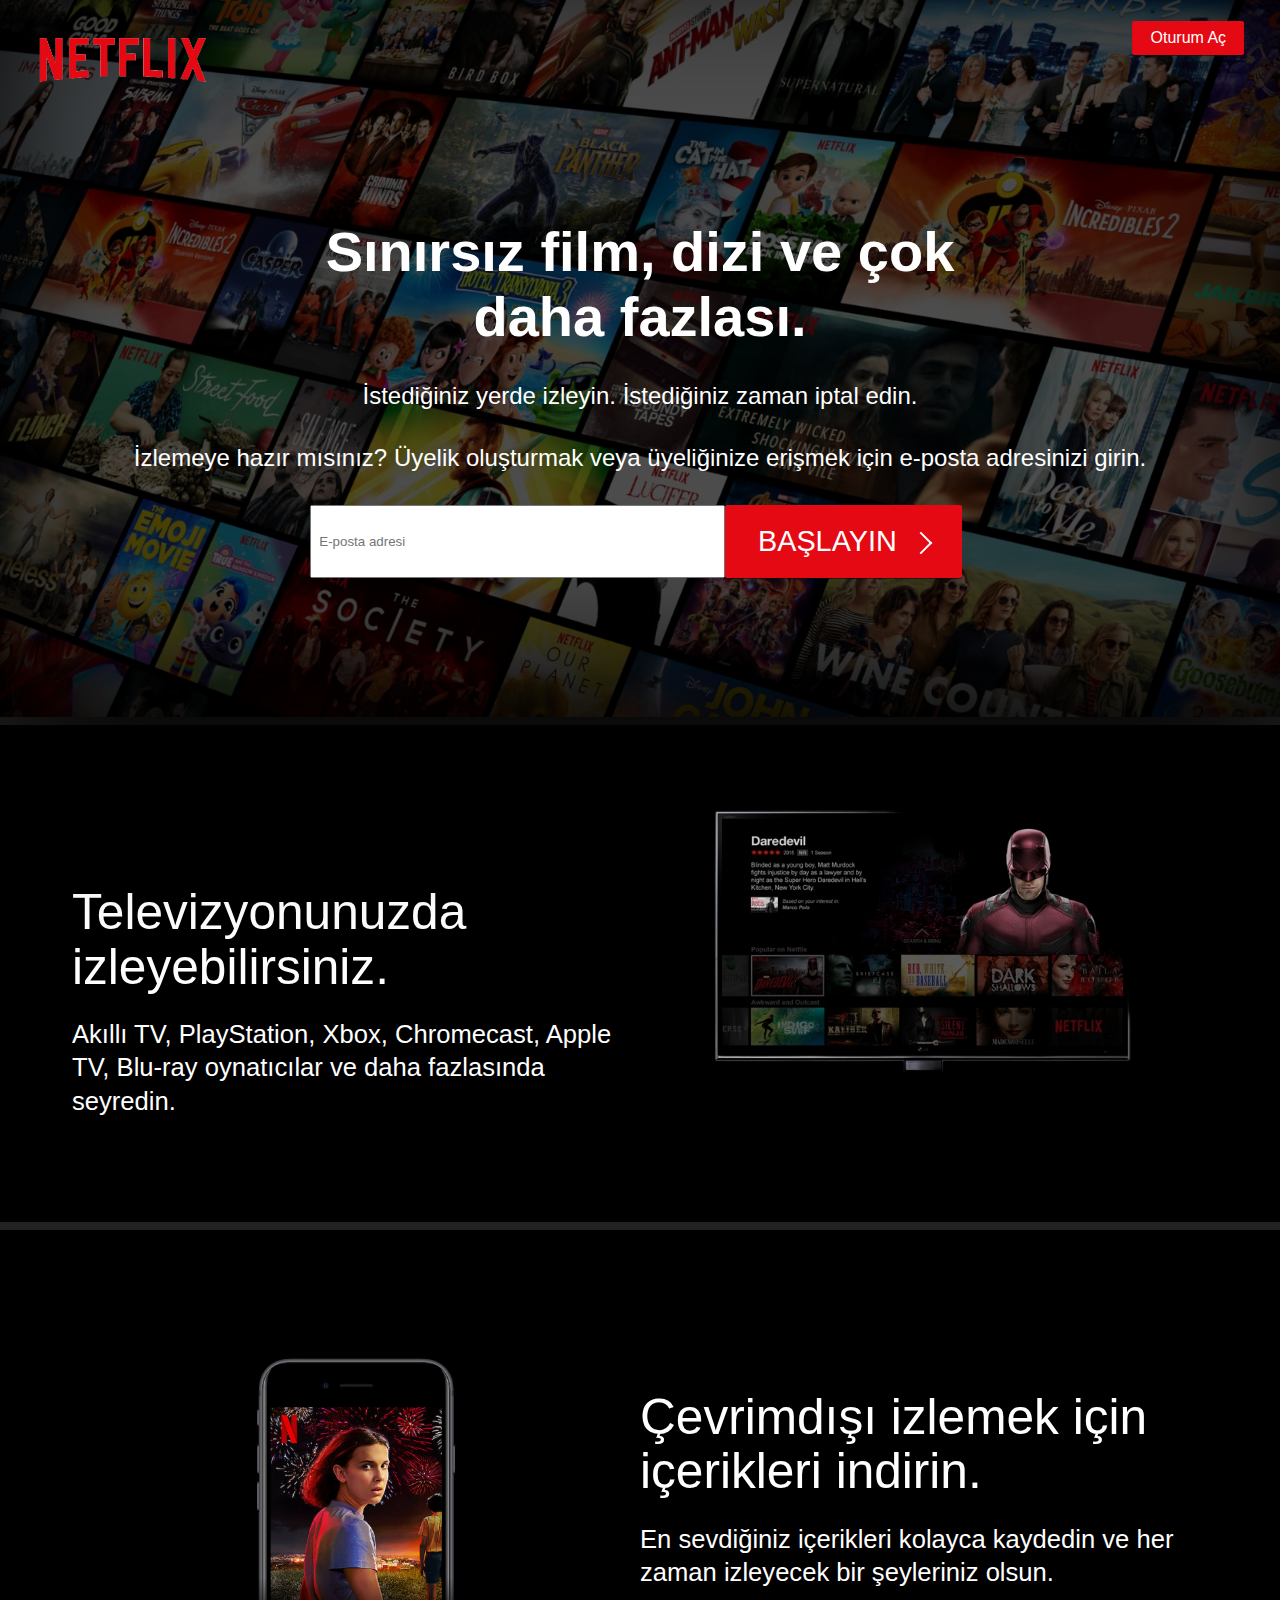
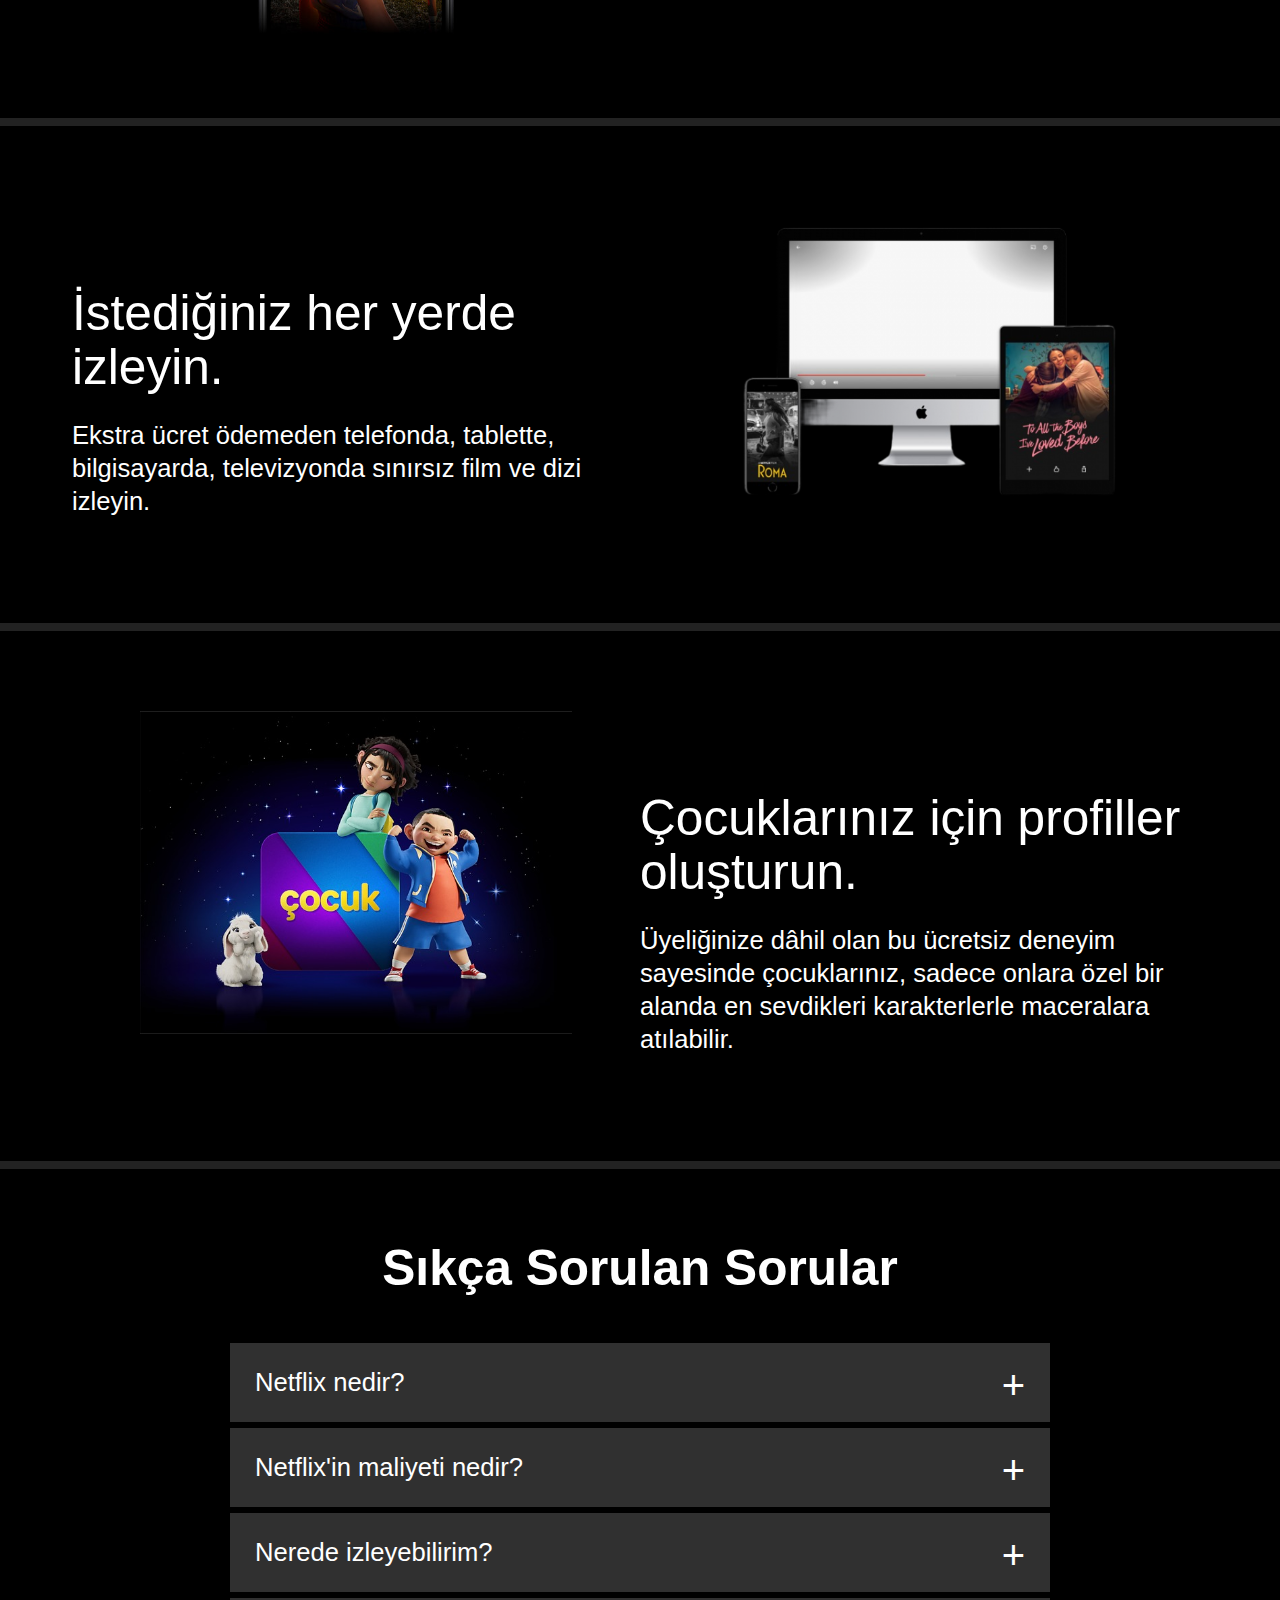
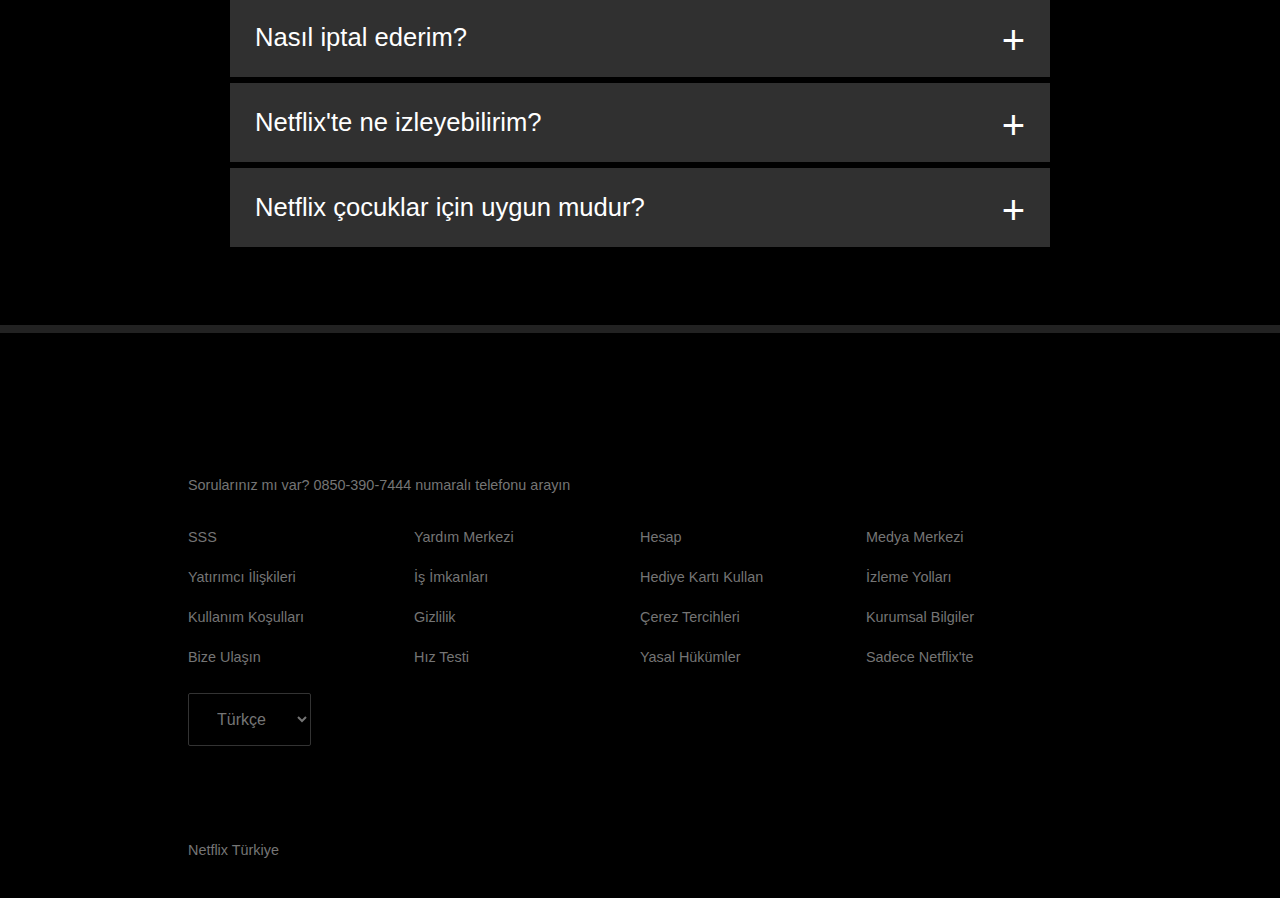
<file: netflix/index.html>
<!DOCTYPE html>
<html lang="tr">
<head>
  <meta charset="utf-8"> 
  <meta name="viewport" content="width=device-width, initial-scale=1"> 
  <title>Netflix Home Page</title>
  <!-- Css --> 
  <link rel="stylesheet" type="text/css" href="home.css"> 
  <!--[if lt IE 9]>
    <script src="https://oss.maxcdn.com/libs/html5shiv/3.7.0/html5shiv.js"> </script>
  <![endif]--> 
</head>
<body>
	<!-- Header -->
<header class="header">
  <div class="header-top">
    <a href="#"> <img src="logo1.png" class="logo" alt="Netflix logo"> </a>
    <div class="footer-bottom">
     
    </div>
    <a href="users.html" class="btn login">Oturum Aç</a>
  </div>
  <div class="header-content">
    <h1>Sınırsız film, dizi ve çok <br/ class="hideT"> daha fazlası.</h1>
    <p>İstediğiniz yerde izleyin. İstediğiniz zaman iptal edin.</p>
    <p>İzlemeye hazır mısınız? Üyelik oluşturmak veya üyeliğinize erişmek için e‑posta adresinizi girin.</p>
    <div>
      

      <div class="email-login">
        <input type="email" id="email" name="email" placeholder="E-posta adresi">
            <a href="USERS1.html" class="btn btn-xl">
              Başlayın
              <i class="btn-icon"></i>
            </a>
            </div>
  
  </div>
  </div>
</header>
<!--Content-->
<main>
  <!--Content1-->
  <section class="content">
    <div class="content-inner">
      <div class="col">
        <p class="text-xl">Televizyonunuzda izleyebilirsiniz.</p>
        <p class="text-lg">Akıllı TV, PlayStation, Xbox, Chromecast, Apple TV, Blu-ray oynatıcılar ve daha fazlasında seyredin.</p>
      </div>
      <div class="col content-img">
        <img src="content1.1.png" alt="Televizyon fotografı">
      </div>
    </div>
  </section>

    <!--Content2-->
    <section class="content">
      <div class="content-inner">
        <div class="col content-img">
          <img src="content2.2.jpeg" alt="Televizyon fotografı">
        </div>
        <div class="col">
          <p class="text-xl">Çevrimdışı izlemek için içerikleri indirin.</p>
          <p class="text-lg">En sevdiğiniz içerikleri kolayca kaydedin ve her zaman izleyecek bir şeyleriniz olsun.</p>
        </div>
      </div>
     
    </section>

      <!--Content3-->
  <section class="content">
    <div class="content-inner">
      <div class="col">
        <p class="text-xl">İstediğiniz her yerde izleyin.</p>
        <p class="text-lg">Ekstra ücret ödemeden telefonda, tablette, bilgisayarda, televizyonda sınırsız film ve dizi izleyin.</p>
      </div>
      <div class="col content-img">
        <img src="content3.3.png" alt="Televizyon fotografı">
      </div>
    </div>
    
  </section>
  
  <!--Content4-->
  <section class="content">
    <div class="content-inner">
      <div class="col content-img">
        <img src="content4.jpeg" alt="Televizyon fotografı">
      </div>
      <div class="col">
        <p class="text-xl">Çocuklarınız için profiller oluşturun.</p>
        <p class="text-lg">Üyeliğinize dâhil olan bu ücretsiz deneyim sayesinde çocuklarınız, sadece onlara özel bir alanda en sevdikleri karakterlerle maceralara atılabilir.</p>
      </div>
    </div>
   
  </section>
  <!--Content5-->
  <section class="content">
    <div class="accordion-inner">
      <h1 class="text-xl text-center accordion-title" >Sıkça Sorulan Sorular</h1>
      
      <button class="accordion">Netflix nedir?</button>
      <div class="panel text-lg">
        <p>
          Netflix; internet bağlantılı binlerce cihazda ödüllü diziler, filmler, animeler, belgeseller ve daha fazlasını içeren geniş bir arşiv sunan bir streaming hizmetidir.
          <br/> <br/>
          Tek bir reklam olmadan, istediğiniz kadar, istediğiniz zaman izleyebilirsiniz - hepsi aylık düşük bir ücret karşılığında. Her zaman keşfedilecek yeni bir şeyler var, üstelik her hafta yeni diziler ve filmler ekleniyor!
        </p>
      </div>
      
      <button class="accordion">Netflix'in maliyeti nedir?</button>
      <div class="panel text-lg">
        <p>
          Netflix'i akıllı telefonunuz, tabletiniz, Akıllı TV'niz, dizüstü bilgisayarınız veya yayın cihazınızda sabit bir aylık ücretle izleyin. Aylık plan ücretleri 45,99 TL ile 93,99 TL arasında değişmektedir. Ekstra maliyet yok, sözleşme yok.
        </p>
      </div>
      
      <button class="accordion">Nerede izleyebilirim?</button>
      <div class="panel text-lg">
        <p>İstediğiniz yerde, istediğiniz zaman izleyin. Bilgisayarınızda netflix.com adresinden veya akıllı TV'ler, akıllı telefonlar, tabletler, medya oynatıcılar ve oyun konsolları dahil Netflix uygulamasını sunan, internet bağlantılı herhangi bir cihazda anında izlemek için Netflix hesabınızla oturum açın.
          <br/> <br/>
          Favori içeriklerinizi iOS, Android veya Windows 10 uygulamasıyla da indirebilirsiniz. Seyahatteyken ve internet bağlantısı olmadan izlemek için indirilenleri kullanın. Netflix'i her yere beraberinizde götürün.</p>
      </div>
      
      <button class="accordion">Nasıl iptal ederim?</button>
      <div class="panel text-lg">
        <p>Netflix esnektir. Sinir bozucu hiçbir sözleşme ve taahhüt yoktur. Hesabınızı çevrimiçi olarak iki tıklamayla kolayca iptal edebilirsiniz. İptal ücreti yoktur - hesabınızı istediğiniz zaman başlatın veya durdurun.
        </p>
      </div>
      
      <button class="accordion">Netflix'te ne izleyebilirim?</button>
      <div class="panel text-lg">
        <p>Netflix, uzun metrajlı filmler, belgeseller, diziler ve programlar, anime, ödüllü Netflix orijinal içerikleri ve daha fazlasından oluşan kapsamlı bir kütüphaneye sahiptir. İstediğiniz her zaman, istediğiniz kadar çok şey izleyin.

        </p>
      </div>
      
      <button class="accordion">Netflix çocuklar için uygun mudur?</button>
      <div class="panel text-lg">
        <p>Üyeliğinize dâhil olan Netflix Çocuk deneyimi, çocukların ailece izlenebilecek dizi ve filmleri kendilerine özel bir alanda izlemelerini sağlarken kontrolü ebeveynlere verir.
          <br/> <br/>
          Çocuk profillerinde bulunan PIN korumalı ebeveyn kontrolleri sayesinde, çocukların izleyebileceği içeriklerin yetişkinlik düzeylerini kısıtlayabilir ve onların görmesini istemediğiniz belirli içerikleri engelleyebilirsiniz.
        </p>
      </div>
     
    </div>
  </section>
</main>
<footer class="footer">
  <p>Sorularınız mı var? 0850-390-7444 numaralı telefonu arayın</p>
  <div class="footer-top">
    <ul>
      <li><a href="#">SSS</a></li>
      <li><a href="#">Yatırımcı İlişkileri</a></li>
      <li><a href="#">Kullanım Koşulları</a></li>
      <li><a href="#">Bize Ulaşın</a></li>
    </ul>
    <ul>
      <li><a href="#">Yardım Merkezi</a></li>
      <li><a href="#">İş İmkanları</a></li>
      <li><a href="#">Gizlilik</a></li>
      <li><a href="#">Hız Testi</a></li>
    </ul>
    <ul>
      <li><a href="#">Hesap</a></li>
      <li><a href="#">Hediye Kartı Kullan</a></li>
      <li><a href="#">Çerez Tercihleri</a></li>
      <li><a href="#">Yasal Hükümler</a></li>
    </ul>
    <ul>
      <li><a href="#">Medya Merkezi</a></li>
      <li><a href="#">İzleme Yolları</a></li>
      <li><a href="#">Kurumsal Bilgiler</a></li>
      <li><a href="#">Sadece Netflix'te</a></li>
    </ul>

  </div>
  <div class="footer-bottom">
    <select class="lang-select">
      <option selected="">Türkçe</option>
      <option>English</option>
    </select>
  </div>
  <div>
    <p>Netflix Türkiye</p>
  </div>
</footer>

<script>
  var acc = document.getElementsByClassName("accordion");
  var i;
  for (i = 0; i < acc.length; i++) {
    acc[i].addEventListener("click", function() {
      this.classList.toggle("active");
      var panel = this.nextElementSibling;
      if (panel.style.maxHeight) {
        panel.style.maxHeight = null;
      } else {
        panel.style.maxHeight = panel.scrollHeight + "px";
      }
    });
  }
</script>

</body>
</html>
</file>
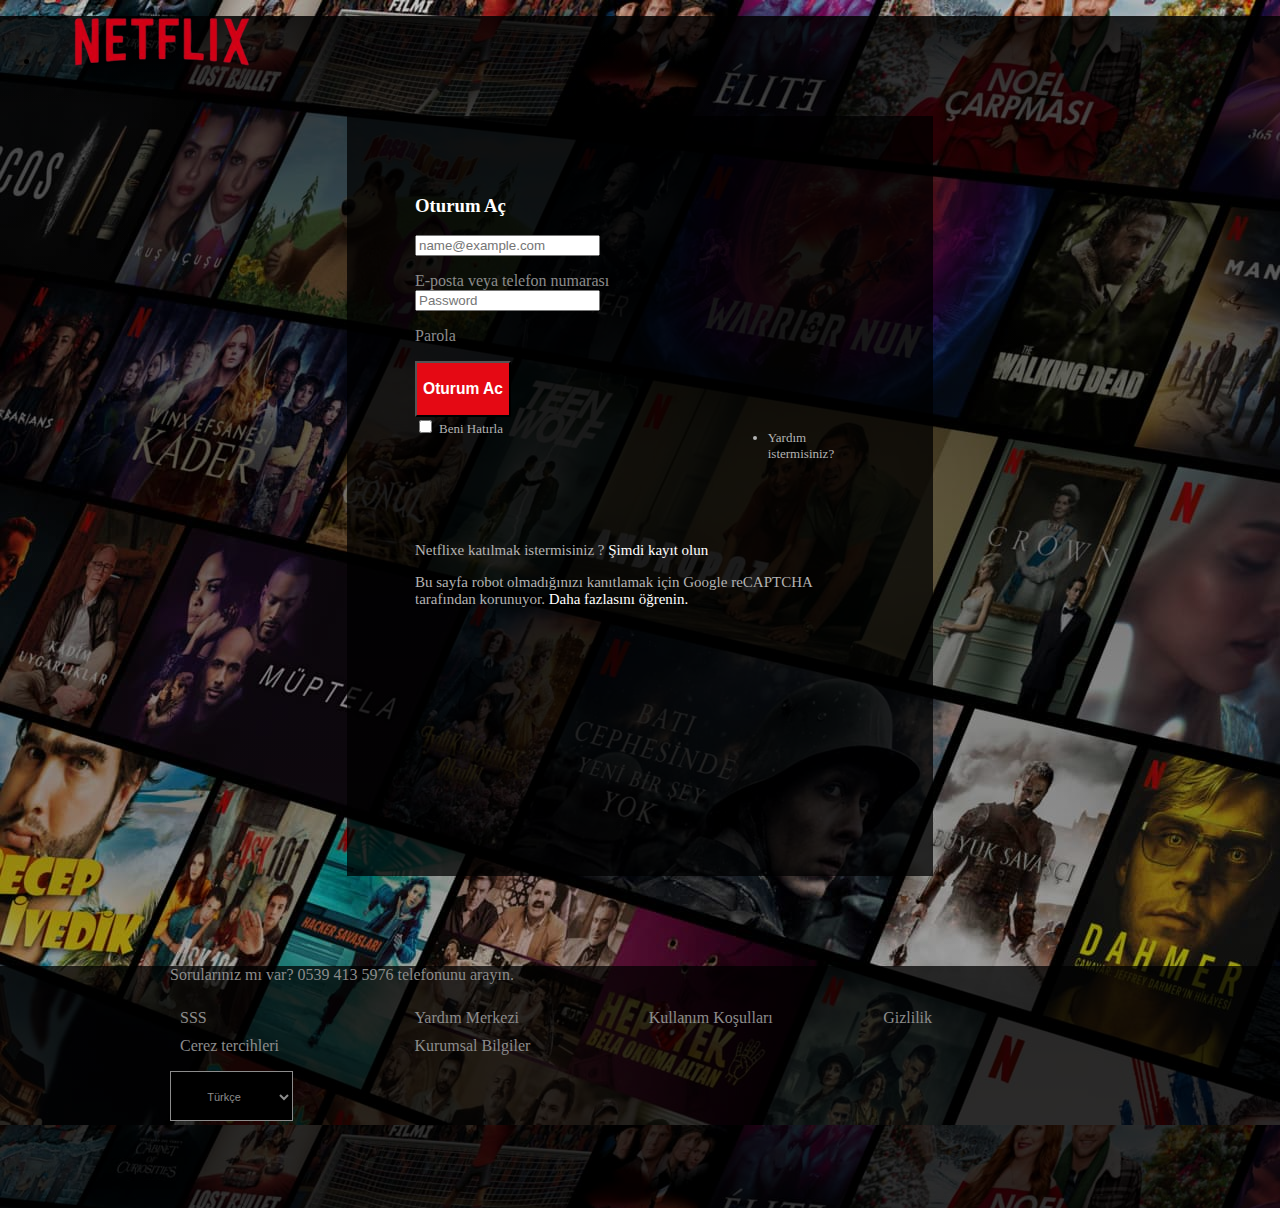
<file: netflix/users.html>
<!DOCTYPE html>
<html lang="en">
  <head>
    <meta charset="UTF-8" />
    <meta http-equiv="X-UA-Compatible" content="IE=edge" />
    <meta name="viewport" content="width=device-width, initial-scale=1.0" />
    <link
      rel="stylesheet"
      href="https://cdnjs.cloudflare.com/ajax/libs/font-awesome/6.2.1/css/all.min.css"
      integrity="sha512-MV7K8+y+gLIBoVD59lQIYicR65iaqukzvf/nwasF0nqhPay5w/9lJmVM2hMDcnK1OnMGCdVK+iQrJ7lzPJQd1w=="
      crossorigin="anonymous"
      referrerpolicy="no-referrer"
    />
    <link
      href="https://cdn.jsdelivr.net/npm/bootstrap@5.2.3/dist/css/bootstrap.min.css"
      rel="stylesheet"
      integrity="sha384-rbsA2VBKQhggwzxH7pPCaAqO46MgnOM80zW1RWuH61DGLwZJEdK2Kadq2F9CUG65"
      crossorigin="anonymous"
    />
    <link rel="stylesheet" type="text/css" href="html.css" />

    <title>Document</title>
  </head>
  <body>
    <div id="container">
      <header>
        <nav class="navbar navbar-danger navbar-expand-sm">
          <ul class="navbar-nav">
            <li class="nav-item">
              <a href="#">
                <img
                  src="9ea90c0579964d452431dba3e0071a1a-removebg-preview (1).png"
              /></a>
            </li>
          </ul>
        </nav>
      </header>
      <div class="log row">
        <div class="login col-12">
          <div class="login-users">
            <h3> Oturum Aç</h3>

            <div class="form-floating mb-3 mt-3">
              <input
                type="text"
                class="form-control bg-dark text-light"
                id="floatingInput"
                placeholder="name@example.com"
                required
              />
              <p id="demo2"></p>

              <label for="floatingInput" class="form-label"
                >E-posta veya telefon numarası</label
              >
            </div>
            <div class="form-floating">
              <input
                type="password"
                class="form-control bg-dark text-light"
                id="floatingPassword"
                placeholder="Password"
              />
              <p id="demo3"></p>

              <label for="floatingPassword">Parola</label>
            </div>

            <p id="demo1" class="mt-3"></p>
            <button
              class="btn btn-danger w-100 mt-3"
              type="button"
              onclick="kontrol()"
            >
            <a class="movies" href="movies.html"><h3>Oturum Ac</h3></a>  
            </button>

            <div class="column">
              <div class="form-check mt-3 w-50">
                <input
                  class="form-check-input"
                  type="checkbox"
                  value=""
                  id="flexCheckIndeterminate"
                />
                <label class="form-check-label" for="flexCheckIndeterminate">
                  Beni Hatırla
                </label>
              </div>
              <nav class="navbar navbar-expand-sm w-50">
                <ul class="navbar-nav">
                  <li class="nav-item">
                    <a href="#">Yardım istermisiniz?</a>
                  </li>
                </ul>
              </nav>
            </div>
            <div class="change">
              <p>
                <span
                  >Netflixe katılmak istermisiniz ?
                  <a href="index.html" class="link">Şimdi kayıt olun</a></span
                >
              </p>
              <p>
                <span style="vertical-align: inherit"
                  >Bu sayfa robot olmadığınızı kanıtlamak için Google reCAPTCHA
                  tarafından korunuyor.</span
                ><a href="#" class="text-primary"> Daha fazlasını öğrenin.</a>
              </p>
            </div>
          </div>
        </div>
      </div>
      <footer class="row">
        <div class="site-footer col-12">
          <div class="footer-top">
            <span
              >Sorularınız mı var? <a href="#"> 0539 413 5976 </a> telefonunu
              arayın.
            </span>
          </div>
          <ul>
            <li class="footer-link-item">
              <a href="#" class="footer-link">SSS</a>
            </li>
            <li class="footer-link-item">
              <a href="#" class="footer-link">Yardım Merkezi</a>
            </li>
            <li class="footer-link-item">
              <a href="#" class="footer-link">Kullanım Koşulları</a>
            </li>
            <li class="footer-link-item">
              <a href="#" class="footer-link">Gizlilik</a>
            </li>
            <li class="footer-link-item">
              <a href="#" class="footer-link">Cerez tercihleri</a>
            </li>
            <li class="footer-link-item">
              <a href="#" class="footer-link">Kurumsal Bilgiler</a>
            </li>
          </ul>
          <div class="selection-container" style="margin-bottom: 30px">
            <div class="select">
              <i class="fa-solid fa-globe"></i>
              <select class="form-select" aria-label="Default select example">
                <option selected>İngilizce</option>
                <option selected>Türkçe</option>
              </select>
            </div>
          </div>
        </div>
      </footer>
    </div>
    <script
      src="https://cdn.jsdelivr.net/npm/bootstrap@5.2.3/dist/js/bootstrap.min.js"
      integrity="sha384-cuYeSxntonz0PPNlHhBs68uyIAVpIIOZZ5JqeqvYYIcEL727kskC66kF92t6Xl2V"
      crossorigin="anonymous"
    ></script>
    <script src="usersjavascript.js"></script>
  </body>
</html>
</file>
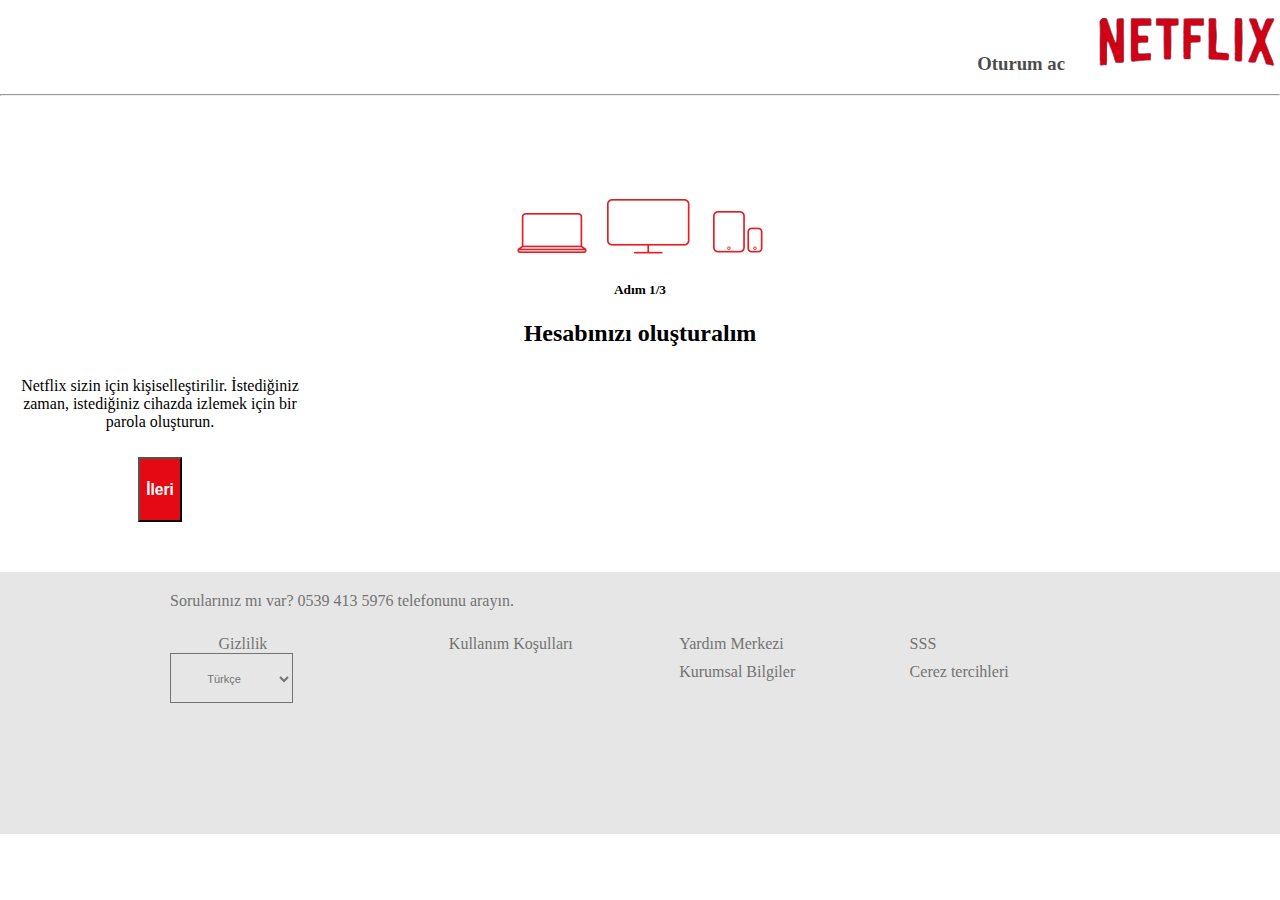
<file: netflix/USERS1.html>
<!DOCTYPE html>
<html lang="en">
  <head>
    <meta charset="UTF-8" />
    <meta http-equiv="X-UA-Compatible" content="IE=edge" />
    <meta name="viewport" content="width=device-width, initial-scale=1.0" />
    <link
      rel="stylesheet"
      href="https://cdnjs.cloudflare.com/ajax/libs/font-awesome/6.2.1/css/all.min.css"
      integrity="sha512-MV7K8+y+gLIBoVD59lQIYicR65iaqukzvf/nwasF0nqhPay5w/9lJmVM2hMDcnK1OnMGCdVK+iQrJ7lzPJQd1w=="
      crossorigin="anonymous"
      referrerpolicy="no-referrer"
    />
    <link
      href="https://cdn.jsdelivr.net/npm/bootstrap@5.2.3/dist/css/bootstrap.min.css"
      rel="stylesheet"
      integrity="sha384-rbsA2VBKQhggwzxH7pPCaAqO46MgnOM80zW1RWuH61DGLwZJEdK2Kadq2F9CUG65"
      crossorigin="anonymous"
    />
    <link rel="stylesheet" type="text/css" href="html1.css" />

    <title>Document</title>
  </head>
  <body>
    <header>
      <nav class="navbar navbar-danger navbar-expand-sm w-100">
        <ul class="navbar-nav w-75">
          <li class="nav-item">
            <a href="#">
              <img
                src="9ea90c0579964d452431dba3e0071a1a-removebg-preview (1).png"
            /></a>
          </li>
        </ul>
        <ul
          class="navbar-nav w-25"
          style="justify-content: center; opacity: 0.7"
        >
          <li>
            <a href="#"><h3>Oturum ac</h3></a>
          </li>
        </ul>
      </nav>
    </header>
    <hr />
    <div
      class="simpleContainer p-5 w-100 mx-auto mt-5 mb-5"
      style="height: auto"
    >
      <div class="centerContainer">
        <div class="containerCenter">
          <img src="Devices.png" />
        </div>
      </div>
      <div class="go mt-2 w-100 mx-auto" style="height: auto">
        <div class="column mx-auto">
          <span class="right"><h5>Adım 1/3</h5></span>
        </div>
        <div class="column mx-auto">
          <h2 style="color: black">Hesabınızı oluşturalım</h2>
        </div>
        <div class="column1 mx-auto">
          <p style="padding: 10px">
            Netflix sizin için kişiselleştirilir. İstediğiniz zaman, istediğiniz
            cihazda izlemek için bir parola oluşturun.
          </p>
        </div>
        <div class="column1 mx-auto">
          <a href="USERS2.HTML">
            <button
              type="button"
              class="btn btn-danger w-100 mx-auto"
              style="border-radius: 0px"
            >
              <h3 class="mt-2">İleri</h3>
            </button></a
          >
        </div>
      </div>
    </div>

    <footer class="row mt-5">
      <div class="site-footer col-12">
        <div class="footer-top">
          <span
            >Sorularınız mı var? <a href="#"> 0539 413 5976 </a> telefonunu
            arayın.
          </span>
        </div>
        <ul class="row">
          <li class="footer-link-item col-sm-6">
            <a href="#" class="footer-link">SSS</a>
          </li>
          <li class="footer-link-item col-sm-6">
            <a href="#" class="footer-link">Yardım Merkezi</a>
          </li>
          <li class="footer-link-item col-sm-6">
            <a href="#" class="footer-link">Kullanım Koşulları</a>
          </li>
          <li class="footer-link-item col-sm-6">
            <a href="#" class="footer-link">Gizlilik</a>
          </li>
          <li class="footer-link-item col-sm-6">
            <a href="#" class="footer-link">Cerez tercihleri</a>
          </li>
          <li class="footer-link-item col-sm-6">
            <a href="#" class="footer-link">Kurumsal Bilgiler</a>
          </li>
        </ul>
        <div class="selection-container" style="margin-bottom: 30px">
          <div class="select">
            <i class="fa-solid fa-globe"></i>
            <select class="form-select" aria-label="Default select example">
              <option selected="">İngilizce</option>
              <option selected="">Türkçe</option>
            </select>
          </div>
        </div>
      </div>
    </footer>
    <script
      src="https://cdn.jsdelivr.net/npm/bootstrap@5.2.3/dist/js/bootstrap.min.js"
      integrity="sha384-cuYeSxntonz0PPNlHhBs68uyIAVpIIOZZ5JqeqvYYIcEL727kskC66kF92t6Xl2V"
      crossorigin="anonymous"
    ></script>
  </body>
</html>
</file>
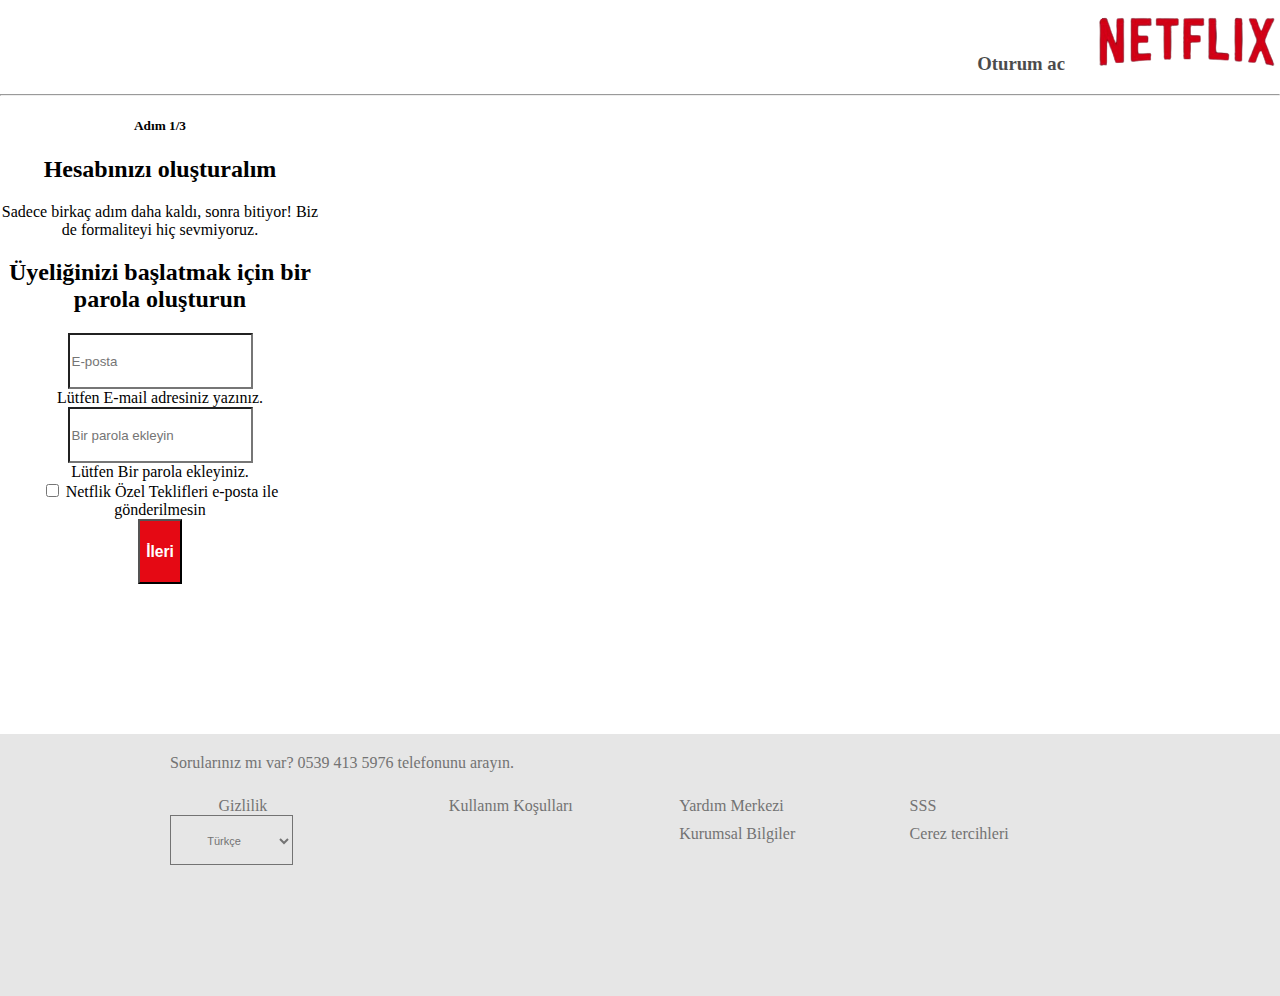
<file: netflix/USERS2.HTML>
<!DOCTYPE html>
<html lang="en">
  <head>
    <meta charset="UTF-8" />
    <meta http-equiv="X-UA-Compatible" content="IE=edge" />
    <meta name="viewport" content="width=device-width, initial-scale=1.0" />
    <link
      rel="stylesheet"
      href="https://cdnjs.cloudflare.com/ajax/libs/font-awesome/6.2.1/css/all.min.css"
      integrity="sha512-MV7K8+y+gLIBoVD59lQIYicR65iaqukzvf/nwasF0nqhPay5w/9lJmVM2hMDcnK1OnMGCdVK+iQrJ7lzPJQd1w=="
      crossorigin="anonymous"
      referrerpolicy="no-referrer"
    />
    <link
      href="https://cdn.jsdelivr.net/npm/bootstrap@5.2.3/dist/css/bootstrap.min.css"
      rel="stylesheet"
      integrity="sha384-rbsA2VBKQhggwzxH7pPCaAqO46MgnOM80zW1RWuH61DGLwZJEdK2Kadq2F9CUG65"
      crossorigin="anonymous"
    />
    <link rel="stylesheet" type="text/css" href="html1.css" />

    <title>Document</title>
    <style>
      .p-5 {
        padding: 0px !important;
      }
      @media screen and (max-width: 1200px) and (min-width: 800px) {
        .columnx {
          width: 50%;
        }
        .column1 {
          width: 50%;
        }
        .space {
          height: 70px;
        }
      }
      @media screen and (min-width: 1200px) {
        .columnx {
          width: 25%;
        }
        .column1 {
          width: 25%;
        }
        .space {
          height: 70px;
        }
      }
      @media screen and (min-width: 500px) and (max-width: 800px) {
        .columnx {
          width: 75%;
        }
        .column1 {
          width: 75%;
        }
        .space {
          height: 70px;
        }
      }
      @media screen and (max-width: 500px) {
        .columnx {
          width: 75%;
        }
        .column1 {
          width: 75%;
        }
      }
    </style>
  </head>
  <body>
    <header>
      <nav class="navbar navbar-danger navbar-expand-sm w-100">
        <ul class="navbar-nav w-75">
          <li class="nav-item">
            <a href="#">
              <img
                src="9ea90c0579964d452431dba3e0071a1a-removebg-preview (1).png"
            /></a>
          </li>
        </ul>
        <ul
          class="navbar-nav w-25"
          style="justify-content: center; opacity: 0.7"
        >
          <li>
            <a href="#"><h3>Oturum ac</h3></a>
          </li>
        </ul>
      </nav>
    </header>
    <hr />
    <div class="simpleContainer p-5 w-100 mx-auto mt-5" style="height: auto">
      <div class="go mt-2 w-100 mx-auto text-start" style="height: auto">
        <div class="columnx mx-auto">
          <span class="right"><h5>Adım 1/3</h5></span>
        </div>
        <div class="columnx mx-auto">
          <h2 style="color: black">Hesabınızı oluşturalım</h2>
        </div>
        <div class="columnx mx-auto">
          <span class="right"
            ><p>
              Sadece birkaç adım daha kaldı, sonra bitiyor! Biz de formaliteyi
              hiç sevmiyoruz.
            </p></span
          >
        </div>
        <div class="columnx mx-auto">
          <h2 style="color: black">
            Üyeliğinizi başlatmak için bir parola oluşturun
          </h2>
        </div>
        <div class="column1 mx-auto">
          <form>
            <div class="mb-2">
              <input
                type="email"
                class="form-control"
                id="exampleInputEmail1"
                aria-describedby="emailHelp"
                placeholder="E-posta"
                style="height: 50px; border-radius: 0px"
                name="uname"
                required=""
              />

              <div class="invalid-feedback">
                Lütfen E-mail adresiniz yazınız.
              </div>
            </div>
            <div class="mb-2">
              <input
                type="password"
                class="form-control"
                id="exampleInputPassword1"
                placeholder="Bir parola ekleyin"
                style="height: 50px; border-radius: 0px"
                name="pswd"
                required=""
              />

              <div class="invalid-feedback">Lütfen Bir parola ekleyiniz.</div>
            </div>
            <div class="mb-2 form-check">
              <input
                type="checkbox"
                class="form-check-input"
                style="border-radius: 0px"
                id="exampleCheck1"
              />
              <label
                class="form-check-label"
                for="exampleCheck1"
                style="color: black"
                >Netflik Özel Teklifleri e-posta ile gönderilmesin</label
              >
            </div>
          </form>
        </div>
        <div class="column1 mx-auto">
          <button
            type="submit"
            class="btn btn-danger w-100 mx-auto"
            style="border-radius: 0px"
            onclick="kontrol()"
          >
          <a style="text-decoration: none; color: white;" href="users3.html"> <h3 class="mt-2">İleri</h3></a> 
          </button>
        </div>
      </div>
    </div>

    <footer class="row" style="margin-top: 150px">
      <div class="site-footer col-12">
        <div class="footer-top">
          <span
            >Sorularınız mı var? <a href="#"> 0539 413 5976 </a> telefonunu
            arayın.
          </span>
        </div>
        <ul class="row">
          <li class="footer-link-item col-sm-6">
            <a href="#" class="footer-link">SSS</a>
          </li>
          <li class="footer-link-item col-sm-6">
            <a href="#" class="footer-link">Yardım Merkezi</a>
          </li>
          <li class="footer-link-item col-sm-6">
            <a href="#" class="footer-link">Kullanım Koşulları</a>
          </li>
          <li class="footer-link-item col-sm-6">
            <a href="#" class="footer-link">Gizlilik</a>
          </li>
          <li class="footer-link-item col-sm-6">
            <a href="#" class="footer-link">Cerez tercihleri</a>
          </li>
          <li class="footer-link-item col-sm-6">
            <a href="#" class="footer-link">Kurumsal Bilgiler</a>
          </li>
        </ul>
        <div class="selection-container" style="margin-bottom: 30px">
          <div class="select">
            <i class="fa-solid fa-globe"></i>
            <select class="form-select" aria-label="Default select example">
              <option selected="">İngilizce</option>
              <option selected="">Türkçe</option>
            </select>
          </div>
        </div>
      </div>
    </footer>
    <script
      src="https://cdn.jsdelivr.net/npm/bootstrap@5.2.3/dist/js/bootstrap.min.js"
      integrity="sha384-cuYeSxntonz0PPNlHhBs68uyIAVpIIOZZ5JqeqvYYIcEL727kskC66kF92t6Xl2V"
      crossorigin="anonymous"
    ></script>
    <script>
      function kontrol() {
        var form = document.getElementsByTagName("form");
        form[0].className = "was-validated";
      }
    </script>
  </body>
</html>
</file>
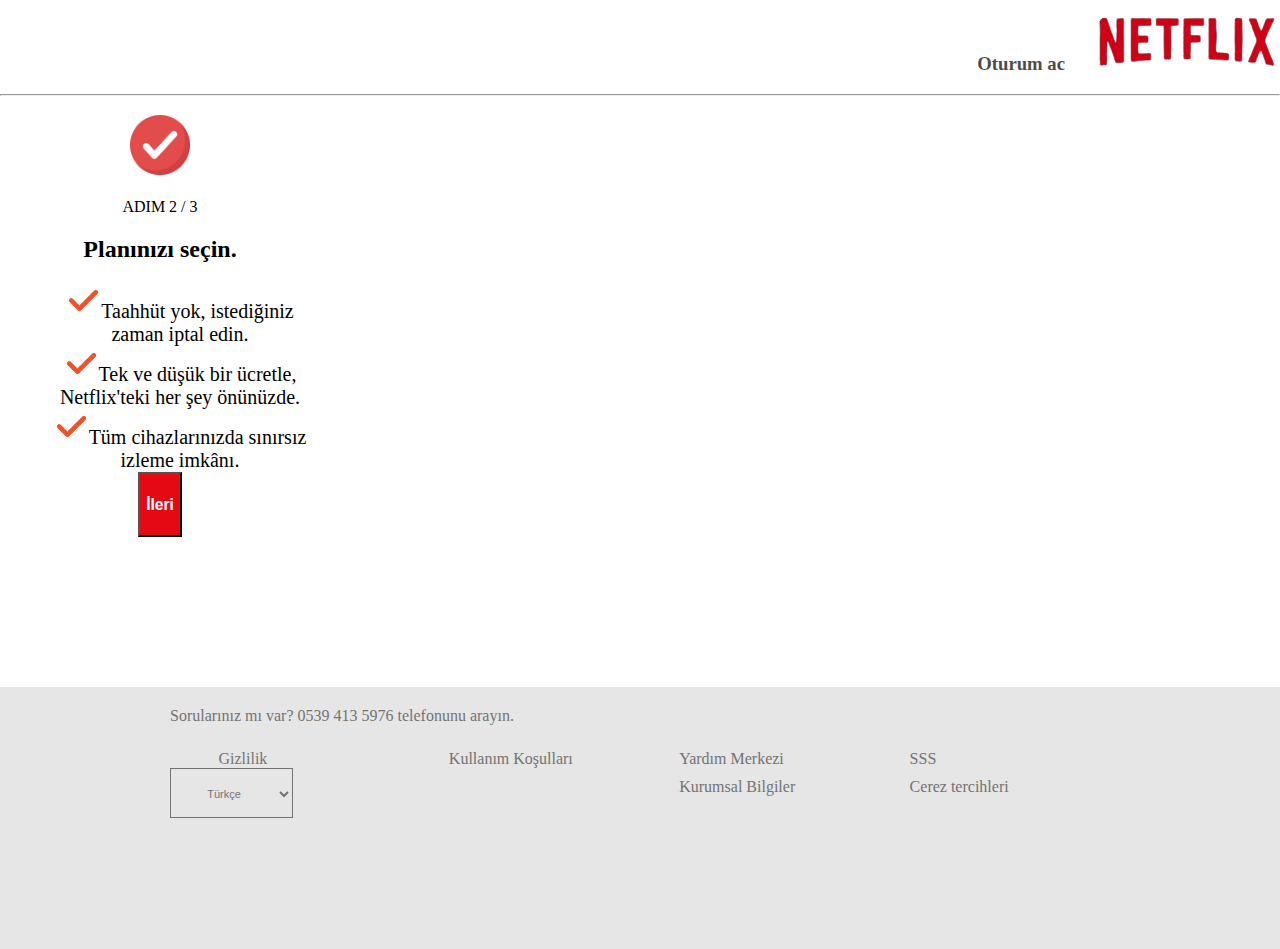
<file: netflix/users3.html>
<!DOCTYPE html>
<html lang="en">
  <head>
    <meta charset="UTF-8" />
    <meta http-equiv="X-UA-Compatible" content="IE=edge" />
    <meta name="viewport" content="width=device-width, initial-scale=1.0" />
    <link
      rel="stylesheet"
      href="https://cdnjs.cloudflare.com/ajax/libs/font-awesome/6.2.1/css/all.min.css"
      integrity="sha512-MV7K8+y+gLIBoVD59lQIYicR65iaqukzvf/nwasF0nqhPay5w/9lJmVM2hMDcnK1OnMGCdVK+iQrJ7lzPJQd1w=="
      crossorigin="anonymous"
      referrerpolicy="no-referrer"
    />
    <link
      href="https://cdn.jsdelivr.net/npm/bootstrap@5.2.3/dist/css/bootstrap.min.css"
      rel="stylesheet"
      integrity="sha384-rbsA2VBKQhggwzxH7pPCaAqO46MgnOM80zW1RWuH61DGLwZJEdK2Kadq2F9CUG65"
      crossorigin="anonymous"
    />
    <link rel="stylesheet" type="text/css" href="html1.css" />

    <title>Document</title>
    <style>
      .p-5 {
        padding: 0px !important;
      }
      @media screen and (max-width: 1200px) and (min-width: 800px) {
        .columnx {
          width: 50%;
        }
        .column1 {
          width: 50%;
        }
        .space {
          height: 70px;
        }
      }
      @media screen and (min-width: 1200px) {
        .columnx {
          width: 25%;
        }
        .column1 {
          width: 25%;
        }
        .space {
          height: 70px;
        }
      }
      @media screen and (min-width: 500px) and (max-width: 800px) {
        .columnx {
          width: 75%;
        }
        .column1 {
          width: 75%;
        }
        .space {
          height: 70px;
        }
      }
      @media screen and (max-width: 500px) {
        .columnx {
          width: 75%;
        }
        .column1 {
          width: 75%;
        }
      }
    </style>
  </head>
  <body>
    <header>
      <nav class="navbar navbar-danger navbar-expand-sm w-100">
        <ul class="navbar-nav w-75">
          <li class="nav-item">
            <a href="#">
              <img
                src="9ea90c0579964d452431dba3e0071a1a-removebg-preview (1).png"
            /></a>
          </li>
        </ul>
        <ul
          class="navbar-nav w-25"
          style="justify-content: center; opacity: 0.7"
        >
          <li>
            <a href="#"><h3>Oturum ac</h3></a>
          </li>
        </ul>
      </nav>
    </header>
    <hr />
    <div class="simpleContainer p-5 w-100 mx-auto mt-5" style="height: auto">
      <div class="go mt-2 w-100 mx-auto text-start" style="height: auto">
        <div style="text-align: center;" class="columnx mx-auto pt-5">
          <h3 class=""><img style="width: auto;" src="true.png" alt=""></h3>
           <p class="">ADIM 2 / 3</p> 
           <h2>Planınızı seçin.</h2>
           <div  class="row">
          
           <ul  class="list-group">
            <li style="font-size: 20px;"> <img class="m-2" style="width: 35px; height: auto;" src="true2.png" alt="">Taahhüt yok, istediğiniz zaman iptal edin.</li>
            <li style="font-size: 20px;"><img class="m-2" style="width: 35px; height: auto;" src="true2.png" alt="">Tek ve düşük bir ücretle, Netflix'teki her şey önünüzde.</li>
            <li style="font-size: 20px;"><img class="m-2" style="width: 35px; height: auto;" src="true2.png" alt="">Tüm cihazlarınızda sınırsız izleme imkânı.</li>
          </ul>
          <button
          type="submit"
          class="btn btn-danger w-100 mx-auto mt-2"
          style="border-radius: 0px;"
        >
        <a style="text-decoration: none; color: white;" href="users4.html"> <h3 class="mt-2">İleri</h3></a> 
        </button>
        
     
        </div>
        </div>
      </div>
    </div>

    <footer class="row" style="margin-top: 150px">
      <div class="site-footer col-12">
        <div class="footer-top">
          <span
            >Sorularınız mı var? <a href="#"> 0539 413 5976 </a> telefonunu
            arayın.
          </span>
        </div>
        <ul class="row">
          <li class="footer-link-item col-sm-6">
            <a href="#" class="footer-link">SSS</a>
          </li>
          <li class="footer-link-item col-sm-6">
            <a href="#" class="footer-link">Yardım Merkezi</a>
          </li>
          <li class="footer-link-item col-sm-6">
            <a href="#" class="footer-link">Kullanım Koşulları</a>
          </li>
          <li class="footer-link-item col-sm-6">
            <a href="#" class="footer-link">Gizlilik</a>
          </li>
          <li class="footer-link-item col-sm-6">
            <a href="#" class="footer-link">Cerez tercihleri</a>
          </li>
          <li class="footer-link-item col-sm-6">
            <a href="#" class="footer-link">Kurumsal Bilgiler</a>
          </li>
        </ul>
        <div class="selection-container" style="margin-bottom: 30px">
          <div class="select">
            <i class="fa-solid fa-globe"></i>
            <select class="form-select" aria-label="Default select example">
              <option selected="">İngilizce</option>
              <option selected="">Türkçe</option>
            </select>
          </div>
        </div>
      </div>
    </footer>
    <script
      src="https://cdn.jsdelivr.net/npm/bootstrap@5.2.3/dist/js/bootstrap.min.js"
      integrity="sha384-cuYeSxntonz0PPNlHhBs68uyIAVpIIOZZ5JqeqvYYIcEL727kskC66kF92t6Xl2V"
      crossorigin="anonymous"
    ></script>
    <script>
      function kontrol() {
        var form = document.getElementsByTagName("form");
        form[0].className = "was-validated";
      }
    </script>
  </body>
</html>
</file>
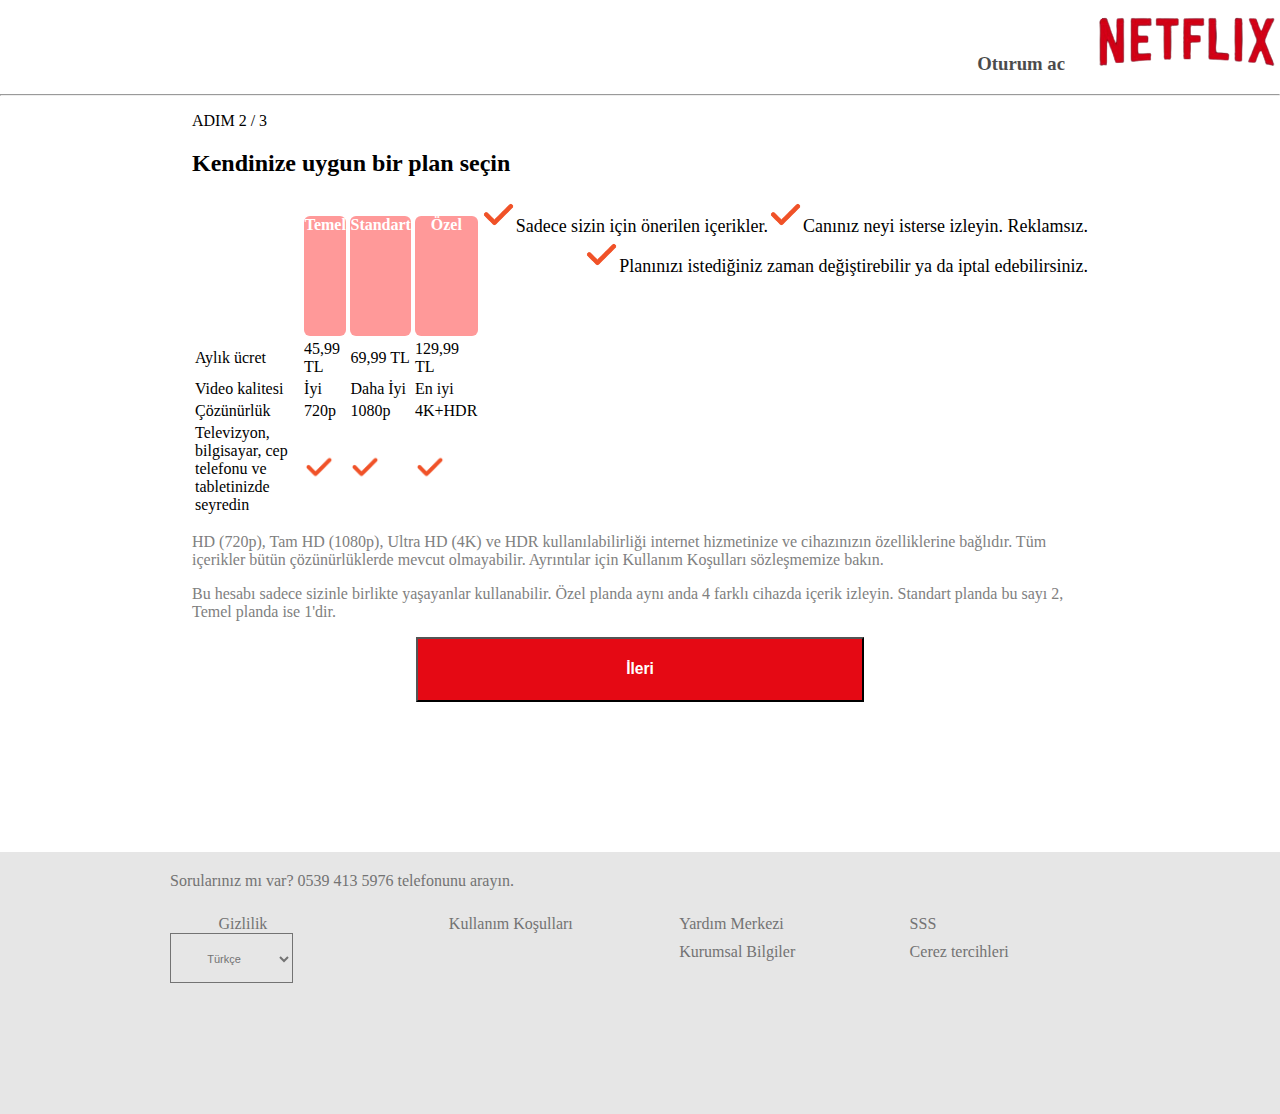
<file: netflix/users4.html>
<!DOCTYPE html>
<html lang="en">
  <head>
    <meta charset="UTF-8" />
    <meta http-equiv="X-UA-Compatible" content="IE=edge" />
    <meta name="viewport" content="width=device-width, initial-scale=1.0" />
    <link
      rel="stylesheet"
      href="https://cdnjs.cloudflare.com/ajax/libs/font-awesome/6.2.1/css/all.min.css"
      integrity="sha512-MV7K8+y+gLIBoVD59lQIYicR65iaqukzvf/nwasF0nqhPay5w/9lJmVM2hMDcnK1OnMGCdVK+iQrJ7lzPJQd1w=="
      crossorigin="anonymous"
      referrerpolicy="no-referrer"
    />
    <link
      href="https://cdn.jsdelivr.net/npm/bootstrap@5.2.3/dist/css/bootstrap.min.css"
      rel="stylesheet"
      integrity="sha384-rbsA2VBKQhggwzxH7pPCaAqO46MgnOM80zW1RWuH61DGLwZJEdK2Kadq2F9CUG65"
      crossorigin="anonymous"
    />
    <link rel="stylesheet" type="text/css" href="html1.css" />

    <title>Document</title>
    <style>
      .p-5 {
        padding: 0px !important;
      }
      @media screen and (max-width: 1200px) and (min-width: 800px) {
        .columnx {
          width: 50%;
        }
        .column1 {
          width: 50%;
        }
        .space {
          height: 70px;
        }
      }
      @media screen and (min-width: 1200px) {
        .columnx {
          width: 25%;
        }
        .column1 {
          width: 25%;
        }
        .space {
          height: 70px;
        }
      }
      @media screen and (min-width: 500px) and (max-width: 800px) {
        .columnx {
          width: 75%;
        }
        .column1 {
          width: 75%;
        }
        .space {
          height: 70px;
        }
      }
      @media screen and (max-width: 500px) {
        .columnx {
          width: 75%;
        }
        .column1 {
          width: 75%;
        }
      }
    </style>
  </head>
  <body>
    <header>
      <nav class="navbar navbar-danger navbar-expand-sm w-100">
        <ul class="navbar-nav w-75">
          <li class="nav-item">
            <a href="#">
              <img
                src="9ea90c0579964d452431dba3e0071a1a-removebg-preview (1).png"
            /></a>
          </li>
        </ul>
        <ul
          class="navbar-nav w-25"
          style="justify-content: center; opacity: 0.7"
        >
          <li>
            <a href="users.html"><h3>Oturum ac</h3></a>
          </li>
        </ul>
      </nav>
    </header>
    <hr />
   

    <div class="container">
        <div style="padding-left: 15%; padding-right: 15%;" class="row">
            <div class="col-12">
                <p>ADIM 2 / 3</p>
                <h2 >Kendinize uygun bir plan seçin</h2>
                <ul class="list-group">
                    <li style="font-size: 18px;"> <img class="mx-2" style="width: 35px; height: auto;" src="true2.png" alt="">Canınız neyi isterse izleyin. Reklamsız.</li>
                    <li style="font-size: 18px;"><img class="mx-2" style="width: 35px; height: auto;" src="true2.png" alt="">Sadece sizin için önerilen içerikler.</li>
                    <li style="font-size: 18px;"><img class="mx-2" style="width: 35px; height: auto;" src="true2.png" alt="">Planınızı istediğiniz zaman değiştirebilir ya da iptal edebilirsiniz.</li>
                  </ul>
                  
                    <table class="table mt-5">
                       
                          <tr style="border-color: white;">
                            <th scope="col-md-6"></th>
                            <th scope="col-md-6"></th>
                            
                            <th scope="col-md-6"></th>
                            <th scope="col-md-12">
                                <div id="box1" style="color: white; background-color: #ff9999; border-radius: 6px; height: 120px; text-align: center; width: 100%;" onclick="boxx1()" class="box1">
                                 <p  class="pt-5">Temel</p>
                                </div>
                            </th>
                            <th scope="col-md-12">
                                <div id="box2" style="color: white; background-color: #ff9999; border-radius: 6px; height: 120px; text-align: center; width: 100%;" onclick="boxx2()" class="box2">
                                 <p  class="pt-5">Standart</p>
                                </div>
                            </th>
                            <th scope="col-md-12">
                                <div id="box3" style="color: white; background-color: #ff9999; border-radius: 6px; height: 120px; text-align: center; width: 100%; " onclick="boxx3()" class="box3">
                                 <p  class="pt-5">Özel</p>
                                </div>
                            </th>
                          </tr>
                       
                        <tbody>
                          <tr class="fs-5">
                          
                            <td>Aylık ücret</td>
                            <td></td>
                            <td></td>
                        
                            <td class="px-3">45,99 TL</td>
                            <td class="px-3">69,99 TL</td>
                            <td class="px-3">129,99 TL</td>
                          </tr>
                          <tr class="fs-5">
                           
                            <td>Video kalitesi</td>
                            <td></td>
                            <td></td>
                          
                            <td>İyi</td>
                            <td>Daha İyi</td>
                            <td>En iyi</td>
                            
                          </tr>
                          <tr class="fs-5">
                            <td>Çözünürlük</td>
                            <td></td>
                           
                            <td></td>
                            <td>720p</td>
                            <td>1080p</td>
                            <td>4K+HDR</td>
                           
                          </tr>
                          <tr style="border-color: white;" class="fs-5">
                            <td>Televizyon, bilgisayar, cep telefonu ve tabletinizde seyredin</td>
                            <td></td>
                            <td></td>
                           
                            <td><img style="width: 30px; height: auto;" src="true2.png" alt=""></td>
                            <td><img style="width: 30px; height: auto;" src="true2.png" alt=""></td>
                            <td><img style="width: 30px; height: auto;" src="true2.png" alt=""></td>
                           
                          </tr>
                        </tbody>
                      </table>
            
                     <p style="color: grey;">HD (720p), Tam HD (1080p), Ultra HD (4K) ve HDR kullanılabilirliği internet hizmetinize ve cihazınızın özelliklerine bağlıdır. Tüm içerikler bütün çözünürlüklerde mevcut olmayabilir. Ayrıntılar için Kullanım Koşulları sözleşmemize bakın.</p> 
                     <p style="color: grey;">Bu hesabı sadece sizinle birlikte yaşayanlar kullanabilir. Özel planda aynı anda 4 farklı cihazda içerik izleyin. Standart planda bu sayı 2, Temel planda ise 1'dir.</p> 
                    
                     <div class="row">
                      <div style="text-align: center;" class="col-12">
                        
                     <button
                     type="submit"
                     class="btn btn-danger  mx-auto mt-2"
                     style="border-radius: 0px; width: 50%;"
                   >
                   <a style="text-decoration: none; color: white;" href="movies.html"> <h3 class="mt-2">İleri</h3></a> 
                   </button>
                      </div>
                     </div>
              
            </div>
            
        </div>
    </div>

    <footer class="row" style="margin-top: 150px">
      <div class="site-footer col-12">
        <div class="footer-top">
          <span
            >Sorularınız mı var? <a href="#"> 0539 413 5976 </a> telefonunu
            arayın.
          </span>
        </div>
        <ul class="row">
          <li class="footer-link-item col-sm-6">
            <a href="#" class="footer-link">SSS</a>
          </li>
          <li class="footer-link-item col-sm-6">
            <a href="#" class="footer-link">Yardım Merkezi</a>
          </li>
          <li class="footer-link-item col-sm-6">
            <a href="#" class="footer-link">Kullanım Koşulları</a>
          </li>
          <li class="footer-link-item col-sm-6">
            <a href="#" class="footer-link">Gizlilik</a>
          </li>
          <li class="footer-link-item col-sm-6">
            <a href="#" class="footer-link">Cerez tercihleri</a>
          </li>
          <li class="footer-link-item col-sm-6">
            <a href="#" class="footer-link">Kurumsal Bilgiler</a>
          </li>
        </ul>
        <div class="selection-container" style="margin-bottom: 30px">
          <div class="select">
            <i class="fa-solid fa-globe"></i>
            <select class="form-select" aria-label="Default select example">
              <option selected="">İngilizce</option>
              <option selected="">Türkçe</option>
            </select>
          </div>
        </div>
      </div>
    </footer>
    <script
      src="https://cdn.jsdelivr.net/npm/bootstrap@5.2.3/dist/js/bootstrap.min.js"
      integrity="sha384-cuYeSxntonz0PPNlHhBs68uyIAVpIIOZZ5JqeqvYYIcEL727kskC66kF92t6Xl2V"
      crossorigin="anonymous"
    ></script>
    <script>
      function kontrol() {
        var form = document.getElementsByTagName("form");
        form[0].className = "was-validated";
      }

      
      function boxx1() {
             
             if(document.getElementById("box1").style.backgroundColor="#ff9999"){
               document.getElementById("box1").style.backgroundColor="#ff0000";
               document.getElementById("box2").style.backgroundColor="#ff9999";
               document.getElementById("box3").style.backgroundColor="#ff9999";
             }
             else{
               
             }
            }

            function boxx2() {
             
             if(document.getElementById("box2").style.backgroundColor="#ff9999"){
               document.getElementById("box2").style.backgroundColor="#ff0000";
               document.getElementById("box1").style.backgroundColor="#ff9999";
               document.getElementById("box3").style.backgroundColor="#ff9999";
             }
             else{
              
             }
            }



            function boxx3() {
             
             if(document.getElementById("box3").style.backgroundColor="#ff9999"){
               document.getElementById("box3").style.backgroundColor="#ff0000";
               document.getElementById("box1").style.backgroundColor="#ff9999";
               document.getElementById("box2").style.backgroundColor="#ff9999";
             }
             else{
             
             }
            }



              
      

    </script>
  </body>
</html>
</file>
<file: netflix/home.css>
* { box-sizing: border-box;margin: 0;padding: 0; }
body{ font-family: 'Arial', sans-serif; background-color: #000; color: #757575; }
ul { list-style: none;}
h1,h2,h3,h4,h5 { color: #FFF;}
a { color: #fff; text-decoration: none;}
p { margin: 05rem 0;}
img { max-width: 100%; height: auto;}

/*button*/
.footer-bottom {
    clear: both;
}
.btn { 
    display: inline-block;
    background-color: #e50914;
    color: #FFF;
    padding: 7px 17px;
    text-align: center;
    font-size: 1rem;
    border: 1px solid #e50914;
    cursor: pointer;
    margin-right: 0.5rem;
    transition: opacity 0.2s ease-in;
    outline: none;
    box-shadow: 0 1px 0 rgba(0,0,0, 0.45);
    border-radius: 2px;
    line-height: normal;
    font-weight: 500;
}

.btn:hover {
    opacity: 0.9;
}
.btn-icon {
    border: solid #FFF;
    border-width: 0 2px 2px 0;
    display: inline-block;
    padding: 7px;
    margin-left: 0.5rem;
    transform: rotate(-45deg);
    -webkit-transform: rotate(-45deg);
}

.btn-xl {
    font-size: 1.8rem;
    padding: 1.2rem 2rem;
    text-transform: uppercase;
}

/*Text*/
.text-xl {
    font-size: 3.1rem;
    line-height: 1.1;
    margin-bottom: 0.5rem;
    color: #FFF;
}
.text-lg {
    font-size: 1.6rem;
    line-height: 1.3;
    margin: 1.5rem 1rem 1.5rem 0;
    color: #FFF;
}
.text-center { text-align: center;}

/* Header */

.header { width: 100%; height: 725px; position: relative; border-bottom: 8px solid #222;
    background: url("header.jpeg") no-repeat center center/cover;}
.header::after { position: absolute; content: ""; top: 0; left: 0; width: 100%; height: 100%;
    z-index: 1; background-color: rgba(0,0,0, 0.6); box-shadow: 0px 40px 150px #000, inset 0px -40px 150px #000;}
    
.header-top {
    position: relative;
    z-index: 2;
    height: 75px;

}
.header-top .logo {
    width: 168px;
    position: absolute;
    top: 50%;
    transform: (0%, -50%);
    margin-left: 3%;
}
.header-top .login {
    position: absolute;
    top: 50%;
    right: 0;
    transform: translate(-25%, -50%);
}
.header-content {
    position: relative;
    z-index: 2;
    width: 90%;
    margin: auto;
    margin-top: 9rem;
    text-align: center;

}
.header-content h1 {
    font-size: 3.5rem;
    font-weight: 700;
    margin: 0 0 2rem;

}
.header-content p {
    color: #FFF;
    font-size: 1.5rem;
    font-weight: 400;
    margin: 0 0 2rem;
    line-height: 1.25;

}

/*Content*/
.content {
    width: 100%;
    border-bottom: 8px solid #222;
}
.content:after {
    content: "";
    display: table;
    clear: both;

}
.content-inner {
    max-width: 1200px;
    margin: auto;
    overflow: hidden;
    padding: 5rem 2rem;

}
.content-inner:after {
    content: "";
    display: table;
    clear: both;

}
.content-inner .col {
    width: 50%;
    float: left;

}
.content-img {
    padding: 0 6%;
    text-align: center;

}

/*accordion*/
.accordion-inner {
    max-width: 820px;
    margin: 0.5rem auto;
    padding: 4rem 0;
}
.accordion-title {
    margin-bottom: 3rem;
}
.accordion {
    background-color: #303030;
    color: #FFF;
    cursor: pointer;
    padding: 25px;
    width: 100%;
    border: none;
    text-align: left;
    outline: none;
    font-size: 1.6rem;
    transition: 0.4s;
    position: relative;
}
.accordion:after {
    content: "+";
    color: #FFF;
    font-size: 40px;
    position: absolute;
    top: 20px;
    right: 25px;
}
.active:after {
    content: "\0000D7";
}

.panel {
    padding: 0 13px;
    background-color: #303030;
    max-height: 0;
    overflow: hidden;
    color: #FFF;
    transition: max-height 0.2s ease-out;
    margin: 1px 0 5px 0;

}
.panel p {
    padding: 15px;
}

/* Footer */
.footer {
    max-width: 1000px;
    margin: 1rem auto;
    overflow: hidden;
    padding: 3rem 3rem 0 3rem;
}
.footer, .footer a {
    color: #757575;
    font-size: 0.9rem;
}
.footer li {
    line-height: 2.5rem;
}
.footer-top ul {
    display: block;
    width: 25%;
    float: left;
}
.footer-bottom {
    clear: both;
}
.footer-bottom .lang-select {
    margin: 1rem 0;
    color: #757575;
    background-color: #000;
    border: 1px solid #333;
    padding: 1rem 1.5rem;
    border-radius: 2px;
    font-size: 1rem;
}
.footer p {
    margin-bottom: 1.5rem;
}

/* Responsive */
@media screen and (max-width: 950px) {
    .hideT { display: none;}
    .header {height: 600px;}
    .header-top .logo { width: 100px; top: 30%; left: 5%;}
    .header-content h1 { font-size: 3.7rem; line-height: 1;}
    .header-content p { font-size: 1.5rem;}
    .content-inner { padding: 5rem 1rem;}
    .content-inner .col { width: 100%; float: none; margin: auto; text-align: center;}
    .content-img { padding: 10%;}
    .btn { font-size: 0.85rem; padding: 6px 10px;}
    .btn-xl { font-size: 1.5rem; padding: 1.4rem 2rem; }
    .btn-icon {padding: 4px;}
    .text-xl { font-size: 2.5rem;}
    .text-lg { font-size: 1.25rem;}
    .accordion { font-size: 1.25rem; padding: 17px;}
    .accordion:after { top: 10px;}
    
}
@media screen and (max-width: 575px) {
    .header {height: 400px;}
    .header-content { margin-top: 3rem;}
    .header-content h1 { font-size: 1.75rem; line-height: 1;}
    .header-content p { font-size: 1.1rem;}
    .content-img { padding: 5%;}
    .btn-xl { font-size: 1rem; padding: 1.2rem 1.6rem; }
    .text-xl { font-size: 1.8rem;}
    .text-lg { font-size: 1.1rem;}
    .footer { padding: 2rem;}
    .footer ul { width: 50%;}
}
.panel p {
    margin: 30px 0px!important;
}

.email-login {
    display: flex;
    justify-content: center;
}

input {
    width: 36%;
    padding: 7px;
}
</file>
<file: netflix/html.css>
body {
  margin: 0;
  background-image: url("N2Yzywl.jpg");
  box-sizing: border-box;
}

.movies{
  text-decoration: none;
}

header {
  background: linear-gradient(180deg, rgba(0, 0, 0, 0.5) 0, transparent);
}

header a {
  margin-left: 20px;
  color: red;
}
a:hover {
  color: red;
}
.navbar {
  height: 100px;
}
header .navbar a {
  height: 90px;
  color: red;

  font-weight: bold;
}
.navbar img {
  height: 50px;
}
header .navbar a:hover {
  color: red;
}
.form-floating {
  color: #8c8c8c;
}
.login h3 {
  color: white;
}

.login {
  height: 660px;
  font-size: 16px;
  padding: 60px 68px 40px;
  width: 450px;
  background-color: rgba(0, 0, 0, 0.75);

  position: relative;
  margin: auto;
}
.log {
  margin-bottom: 90px;
}
.btn {
  background-color: #e50914;
  color: white;
}

.btn:hover {
  background-color: #e50914;
  color: white;
}
#container {
  background: linear-gradient(180deg, rgba(0, 0, 0, 0.7) 0, transparent);
}
.form-check {
  color: #b3b3b3;
  width: 60%;
}
.form-check-label {
  /* background-color: #b3b3b3; */
  font-size: 13px;
  font-weight: 400;
}
.column {
  display: flex;
}
.column nav {
  font-size: 13px;
  color: #b3b3b3;
  margin-bottom: 10px;
}
.column nav ul {
  margin-left: 57px;
  margin-bottom: 44px;
}
.column nav a {
  text-decoration: none;
  color: #b3b3b3;
}
.column nav a:hover {
  text-decoration: underline;
  color: #b3b3b3;
}
.change {
  color: #b3b3b3;
  font-size: 15px;
}
.change a {
  color: white;
  text-decoration: none;
}
.change a:hover {
  color: white;
  text-decoration: underline;
}
footer {
  background: rgba(0, 0, 0, 0.75);
  height: 242px;
}
.site-footer {
  width: 90%;
  margin: 0 auto;
  max-width: 1000px;
  margin-top: 30px;

  margin: auto;
}
.site-footer ul li {
  list-style: none;
  width: 24%;
  list-style: none;
  margin-top: 10px;
}
.site-footer ul {
  margin-top: 0;
  margin-top: 15px;
}
.footer-link-item {
  color: #8c8c8c;
  display: inline-block;
  box-sizing: border-box;

  vertical-align: top;
}

.footer-link {
  text-decoration: none;
  margin-bottom: 16px;
  color: #8c8c8c;

  box-sizing: border-box;
  vertical-align: top;
}
.row {
  --bs-gutter-x: none;
}
.footer-link:hover {
  text-decoration: underline;
  margin-bottom: 16px;
  color: #8c8c8c;
}
.footer-top {
  color: #8c8c8c;
  margin-left: 30px;
}
.footer-top a {
  color: #8c8c8c;

  text-decoration: none;
}
.footer-top a:hover {
  color: #8c8c8c;

  text-decoration: underline;
}

.select-container {
  width: auto;
}
.select {
  background-color: black;
  border: 1px solid #8c8c8c;
  height: 48px;
  width: auto;
  width: 121px;
  margin-left: 30px;
  display: inline-block;
  display: flex;
}
.fa-solid {
  display: inline-block;

  height: auto;
  margin-left: 10px;
  color: #8c8c8c;
  margin-top: 15px;
  width: 20%;
}
.form-select {
  width: 80%;
  color: #8c8c8c;
  background-color: black;
  margin-top: 10px;
  height: 30px;
  border: none;
  font-size: 11px;
}
@media screen and (max-width: 600px) {
  #container {
    background-color: black;
  }
  .log {
    margin: 0px;
  }
  .login {
    padding: 50px 30px 40px;
  }
  .site-footer ul {
    margin-top: 0px;
  }
  .site-footer ul li {
    width: 40%;
  }
  .navbar {
    height: 70px;
  }
  * {
    font-size: 13px;
    box-sizing: border-box;
  }
}
</file>
<file: netflix/html1.css>
* {
  letter-spacing: 0 !important;
}
body {
  margin: 0;

  box-sizing: border-box;
}

header {
  background-color: white;
}
header a {
  margin-left: 20px;
}
footer {
  padding-top: 30px;
  padding-top: 20px;
}
.navbar {
  height: 70px;
}
header .navbar a {
  height: 70px;
  color: black;

  font-weight: bold;
}
.navbar img {
  height: 50px;
}

li {
  float: right;
  list-style: none;
}
li a {
  text-decoration: none;
}
.containerCenter {
  text-align: center;
}
img {
  height: 60px;
}
.logo {
  background-size: 260px;
  height: 90px;

  margin: auto;
}
.containerCenter {
  margin-top: 100px;
}
.go {
  width: 100%;
  height: 70px;
  text-align: center;
  margin-bottom: 50px;
}
.btn {
  background-color: #e50914;
  color: #fff;
  height: 65px;
}
.btn:hover {
  background-color: #ff0000;
  color: #fff;
}
footer {
  background-color: #e6e6e6;
  height: 242px;
}
.site-footer {
  width: 90%;
  margin: 0 auto;
  max-width: 1000px;
  margin-top: 30px;

  margin: auto;
}
.site-footer ul li {
  list-style: none;
  width: 24%;
  list-style: none;
  margin-top: 10px;
}
.site-footer ul {
  margin-top: 0;
  margin-top: 15px;
}
.footer-link-item {
  color: #8c8c8c;
  display: inline-block;
  box-sizing: border-box;

  vertical-align: top;
}

.footer-link {
  text-decoration: none;
  margin-bottom: 16px;
  color: #737373;

  box-sizing: border-box;
  vertical-align: top;
}
.row {
  --bs-gutter-x: none;
}
.footer-link:hover {
  text-decoration: underline;
  margin-bottom: 16px;
  color: #737373;
}
.footer-top {
  color: #737373;
  margin-left: 30px;
}
.footer-top a {
  color: #737373;

  text-decoration: none;
}
.footer-top a:hover {
  color: #737373;

  text-decoration: underline;
}

.select-container {
  width: auto;
}
.select {
  background-color: #e6e6e6;
  border: 1px solid #737373;
  height: 48px;
  width: auto;
  width: 121px;
  margin-left: 30px;
  display: inline-block;
  display: flex;
}
.fa-solid {
  display: inline-block;

  height: auto;
  margin-left: 10px;
  color: #737373;
  margin-top: 15px;
  width: 20%;
}
.form-select {
  width: 80%;
  color: #737373;
  background-color: #e6e6e6;
  margin-top: 10px;
  height: 30px;
  border: none;
  font-size: 11px;
}
.column1 {
  width: 25%;
}

@media screen and (max-width: 480px) {
  .site-footer ul {
    margin-top: 0px;
  }
  .site-footer ul li {
    width: 40%;
  }
  img {
    height: 30px;
    width: 140px;
  }
  * {
    font-size: 13px;
    box-sizing: border-box;
  }

  .p-5 {
    padding: 6rem !important;
  }
  .simpleContainer {
    margin-top: 0px;
  }
  .mt-5 {
    margin-top: 0px;
  }
  .containerCenter {
    margin-top: 0px;
  }
  .column1 {
    width: 100%;
    margin: auto;
  }

  .columnx {
    width: 75%;
  }
}
@media screen and (max-width: 900px) {
  .column1 {
    width: 75%;
    margin: auto;
  }
  .go {
    margin-bottom: 0px;
  }
}
</file>
